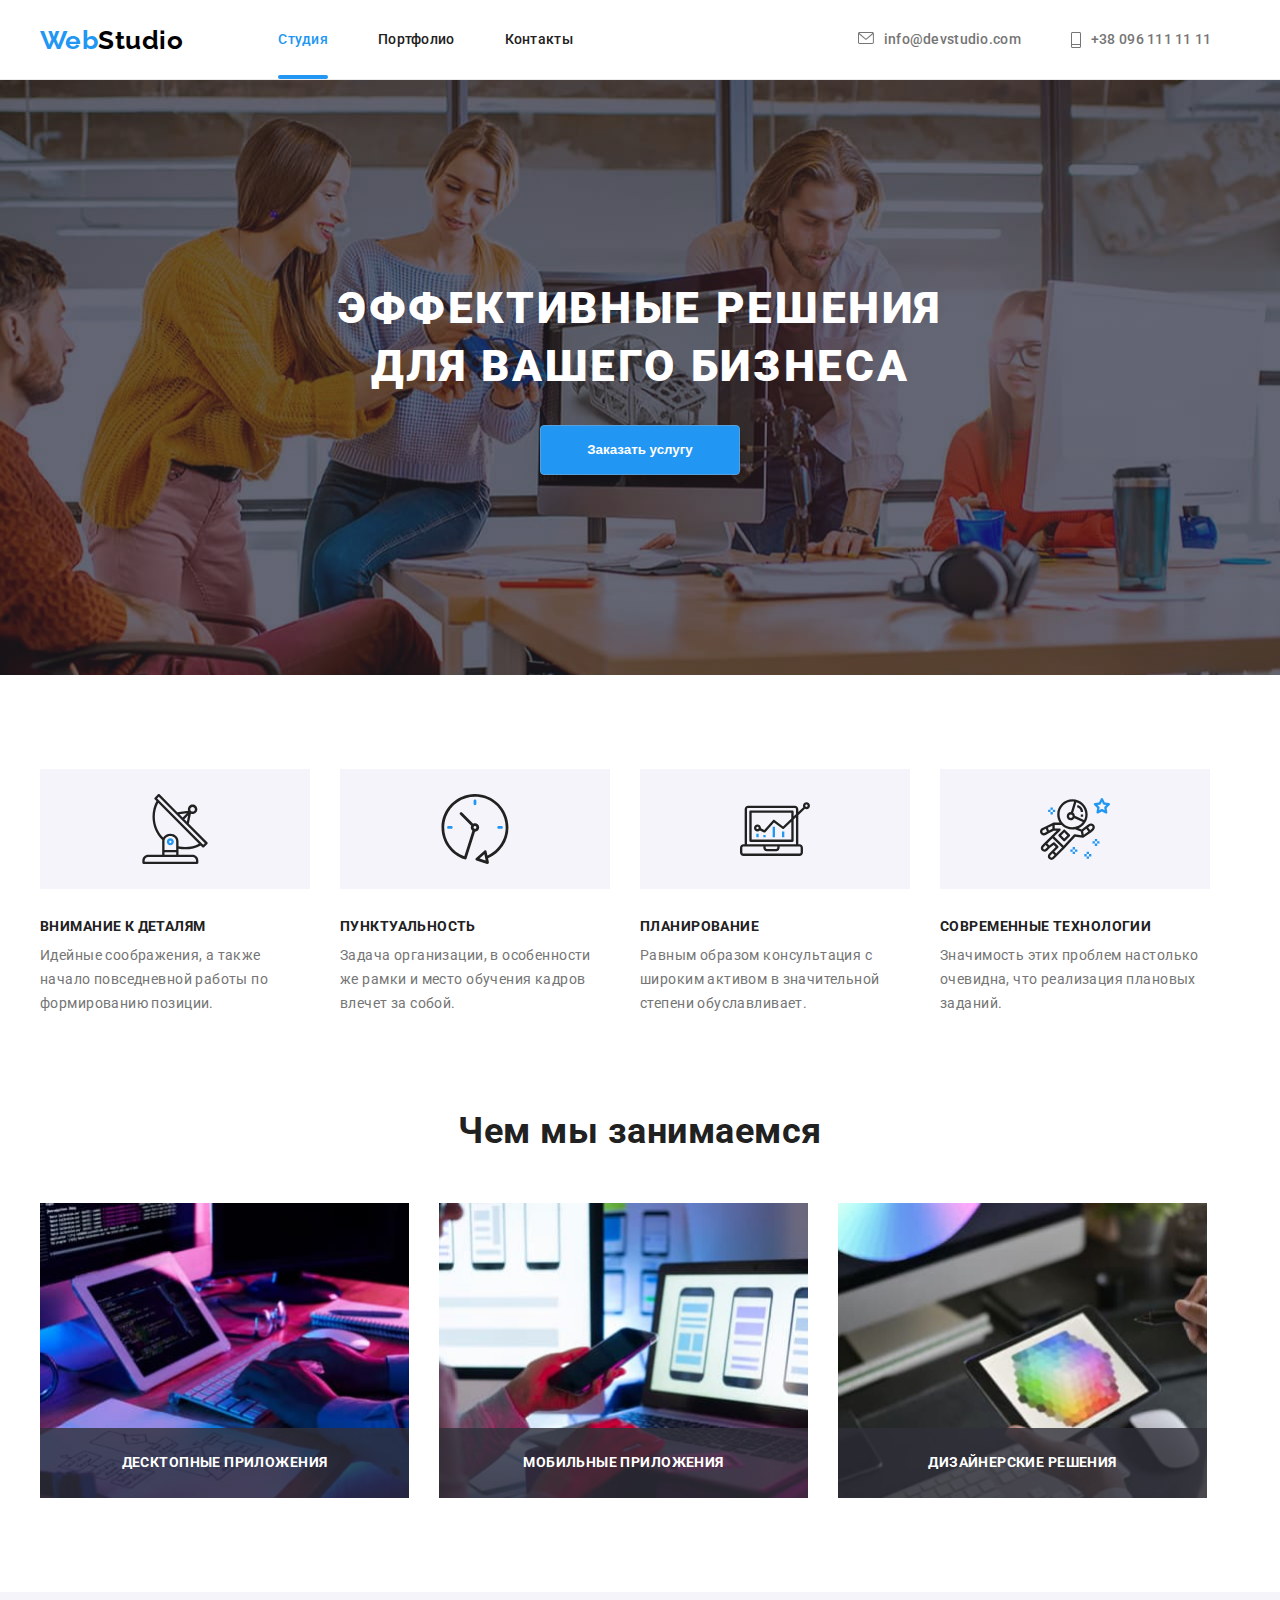
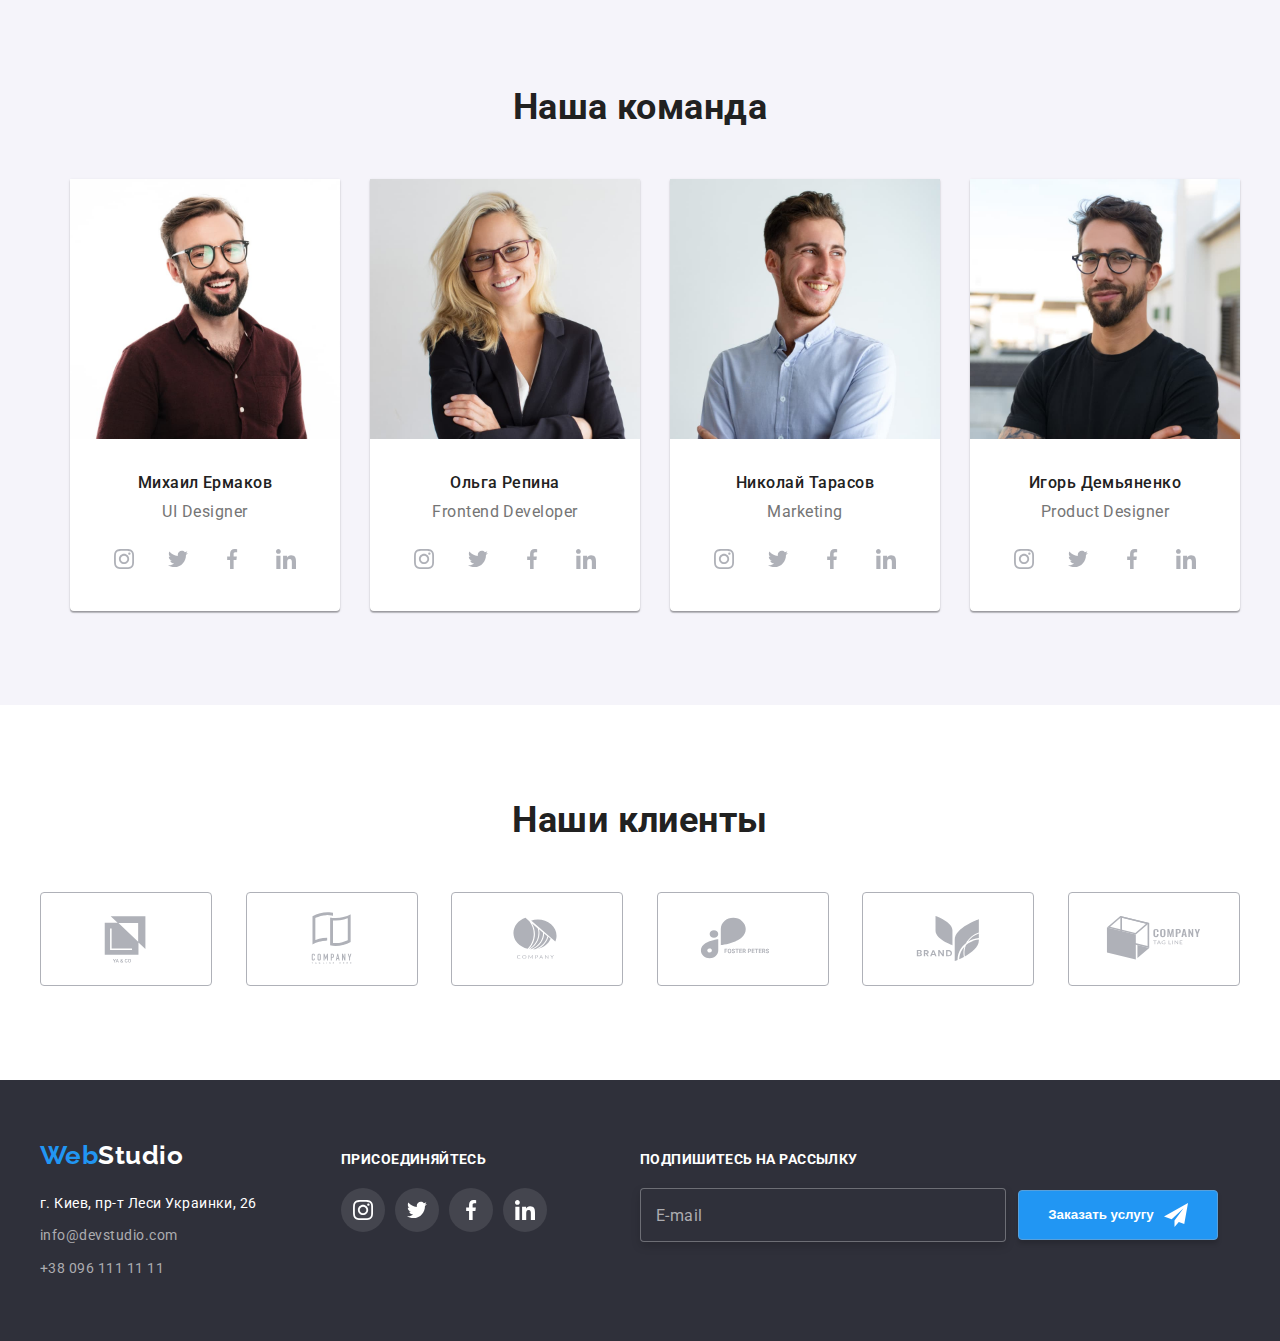
<file: index.html>
<!DOCTYPE html>
<html lang="ru">

<head>
    <meta charset="UTF-8">
    <meta http-equiv="X-UA-Compatible" content="IE=edge">
    <meta name="viewport" content="width=device-width, initial-scale=1.0">
    <title>Главная</title>

    <link rel="stylesheet" href="https://cdnjs.cloudflare.com/ajax/libs/modern-normalize/1.1.0/modern-normalize.min.css"
        integrity="sha512-wpPYUAdjBVSE4KJnH1VR1HeZfpl1ub8YT/NKx4PuQ5NmX2tKuGu6U/JRp5y+Y8XG2tV+wKQpNHVUX03MfMFn9Q=="
        crossorigin="anonymous" referrerpolicy="no-referrer" />

    <link
        href="https://fonts.googleapis.com/css2?family=Raleway:wght@700&family=Roboto:wght@400;500;700;900&display=swap"
        rel="stylesheet">
    <link rel="stylesheet" href="css/style.css">
</head>

<body>
    <header>
        <div class="container header-container">
            <a href="#" class="logo">Web<span class="top-logo">Studio</span></a>

            <nav>
                <ul class="navigation">
                    <li class="navigation-item active">
                        <a href="#" class="navigation-item-content active">
                            Студия</a>
                    </li>

                    <li class="navigation-item">
                        <a href="./portfolio.html" class="navigation-item-content">
                            Портфолио</a>
                    </li>


                    <li class="navigation-item">
                        <a href="#" class="navigation-item-content">
                            Контакты</a>
                    </li>
                </ul>
            </nav>

            <ul class="contacts">
                <li class="contacts-item">
                    <a href="mailto:info@devstudio.com" class="contacts-item-content">
                        <svg class="contacts-icon" width="16" height="12">
                            <use href="./images/sprite.svg#icon-mail"></use>
                        </svg>
                        info@devstudio.com
                    </a>
                </li>

                <li class="contacts-item">
                    <a href="tel:+380961111111" class="contacts-item-content">
                        <svg class="contacts-icon" width="10" height="16">
                            <use href="./images/sprite.svg#icon-phone"></use>
                        </svg>
                        +38 096 111 11 11
                    </a>
                </li>
            </ul>
        </div>
    </header>


    <section class="section hero">
        <div class="container">
            <h1>Эффективные решения<br> для вашего бизнеса</h1>
            <button data-modal-open class="btn" type="button">Заказать услугу</button>
            <div data-modal class="backdrop is-hidden">
                <div class="modal-window">
                    <button data-modal-close type="button" class="close-btn">
                        <svg class="close-icon" width="11" height="11">
                            <use href="./images/sprite.svg#icon-vector"></use>
                        </svg>
                    </button>

                    <p class="form-tittle">Оставьте свои данные, мы вам перезвоним</p>

                    <form name="modal-window-form" class="user-contacts-form" autocomplete="on" novalidate>
                        <ul class="form-list">
                            <li class="user-contacts-element">
                                <label for="user_name" class="user-label">Имя</label>
                                <input type="text" name="name" id="user_name" class="user-input"/>
                                <svg class="user-contacts-icon" width="18" height="18">
                                    <use href="./images/sprite.svg#icon-person-black"></use>
                                </svg>
                            </li>

                            <li class="user-contacts-element">
                                <label for="user_tel" class="user-label">Телефон</label>
                                <input type="tel" name="user_tel" id="user_tel" class="user-input"/>
                                <svg class="user-contacts-icon" width="18" height="18">
                                    <use href="./images/sprite.svg#icon-tel"></use>
                                </svg>
                            </li>

                            <li class="user-contacts-element">
                                <label for="user_email" class="user-label">Почта</label>
                                <input type="email" name="user_email" id="user_email" class="user-input"/>
                                <svg class="user-contacts-icon" width="18" height="18">
                                    <use href="./images/sprite.svg#icon-email-black"></use>
                                </svg>
                            </li>

                            <li class="user-contacts-element" style="height: 138px">
                                <label for="coment" class="user-label">Комментарий</label>
                                <textarea name="coment" id="coment" class="user-coment" placeholder="Введите текст"></textarea>    
                           
                            </li>
                        </ul>

                        <div class="chekbox-wrapper">
                            <label class="checkbox-label">
                                <input class="checkbox" type="checkbox" name="agree" value="license"/>
                                <span class="checkbox-icon"></span>
                            </label>
                            
                            <span class="checkbox-txt">
                                Соглашаюсь с рассылкой и принимаю 
                            </span>
                            <div class="checkbox-link-wrapper">
                                <a class="checkbox-link" href="#">Условия договора</a>
                            </div>
                            
                        </div>

                        <button type="submit" class="btn">Отправить</button>
                    </form>

                    
                </div>
            </div>
        </div>
    </section>

    <section class="section section_modify">
        <div class="container">
            <ul class="skills">
                <li class="skills-item">
                    <div class="icon-place">
                        <svg class="busines-icon" width="70" height="70">
                            <use href="./images/sprite.svg#icon-locator"></use>
                        </svg>
                    </div>
                    <h3>Внимание к деталям</h3>
                    <p class="skills-item-message">
                        Идейные соображения, а также начало повседневной работы по формированию позиции.
                    </p>
                </li>
                <li class="skills-item">
                    <div class="icon-place">
                        <svg class="busines-icon" width="70" height="70">
                            <use href="./images/sprite.svg#icon-clock"></use>
                        </svg>
                    </div>
                    <h3>Пунктуальность</h3>
                    <p class="skills-item-message">
                        Задача организации, в особенности же рамки и место обучения кадров влечет за собой.
                    </p>
                </li>
                <li class="skills-item">
                    <div class="icon-place">
                        <svg class="busines-icon" width="70" height="70">
                            <use href="./images/sprite.svg#icon-pc"></use>
                        </svg>
                    </div>
                    <h3>Планирование</h3>
                    <p class="skills-item-message">
                        Равным образом консультация с широким активом в значительной степени обуславливает.
                    </p>
                </li>
                <li class="skills-item">
                    <div class="icon-place">
                        <svg class="busines-icon" width="70" height="70">
                            <use href="./images/sprite.svg#icon-astronaut"></use>
                        </svg>
                    </div>
                    <h3>Современные технологии</h3>
                    <p class="skills-item-message">
                        Значимость этих проблем настолько очевидна, что реализация плановых заданий.
                    </p>
                </li>
            </ul>
        </div>
    </section>

    <section class="section section_busines">
        <div class="container">

            <h2>Чем мы занимаемся</h2>
            <ul class="busines">
                <li class="busines-item">

                    <img src="./images/box-1.jpg" alt="руки_на_клавиатуре" class="img-busines-portfolio">
                    <div class="busines-item-tittle">
                        <h3>Десктопные приложения</h3>
                    </div>
                </li>
                <li class="busines-item">
                    <img src="./images/box-2.jpg" alt="руки_держат_пульт" class="img-busines-portfolio">
                    <div class="busines-item-tittle">
                        <h3>Мобильные приложения</h3>
                    </div>
                </li>
                <li class="busines-item">
                    <img src="./images/box-3.jpg" alt="руки_держат_планшет_с_палитрой" class="img-busines-portfolio">
                    <div class="busines-item-tittle">
                        <h3>Дизайнерские решения</h3>
                    </div>
                </li>
            </ul>

        </div>
    </section>

    <section class="section" style="background: #F5F4FA;">
        <div class="container">
            <h2>Наша команда</h2>
            <ul class="team">
                <li class="team-item">
                    <img src="./images/img.jpg" alt="мужчина_в_очках_дизайнер" class="photo">
                    <div class="team-item-text">
                        <p class="name">Игорь Демьяненко</p>
                        <p class="position">Product Designer</p>
                        <ul class="team-social-links">
                            <li class="social-links-item">
                                <a href="instagram.com" class="social-link">
                                    <svg class="team-icon" width="20" height="20">
                                        <use href="./images/sprite.svg#icon-instagram"></use>
                                    </svg>
                                </a>
                            </li>
                            <li class="social-links-item">
                                <a href="twitter.com" class="social-link">
                                    <svg class="team-icon" width="20" height="20">
                                        <use href="./images/sprite.svg#icon-twitter"></use>
                                    </svg>
                                </a>
                            </li>
                            <li class="social-links-item">
                                <a href="facebook.com" class="social-link">
                                    <svg class="team-icon" width="20" height="20">
                                        <use href="./images/sprite.svg#icon-facebook"></use>
                                    </svg>
                                </a>
                            </li>
                            <li class="social-links-item">
                                <a href="linkedin.com" class="social-link">
                                    <svg class="team-icon" width="20" height="20">
                                        <use href="./images/sprite.svg#icon-linkedin"></use>
                                    </svg>
                                </a>
                            </li>
                        </ul>
                    </div>
                </li>
                <li class="team-item">
                    <img src="./images/img-2.jpg" alt="мужчина_фронтэнд_разработчик" class="photo">
                    <div class="team-item-text">
                        <p class="name">Николай Тарасов</p>
                        <p class="position">Marketing</p>
                        <ul class="team-social-links">
                            <li class="social-links-item">
                                <a href="instagram.com" class="social-link">
                                    <svg class="team-icon" width="20" height="20">
                                        <use href="./images/sprite.svg#icon-instagram"></use>
                                    </svg>
                                </a>
                            </li>
                            <li class="social-links-item">
                                <a href="twitter.com" class="social-link">
                                    <svg class="team-icon" width="20" height="20">
                                        <use href="./images/sprite.svg#icon-twitter"></use>
                                    </svg>
                                </a>
                            </li>
                            <li class="social-links-item">
                                <a href="facebook.com" class="social-link">
                                    <svg class="team-icon" width="20" height="20">
                                        <use href="./images/sprite.svg#icon-facebook"></use>
                                    </svg>
                                </a>
                            </li>
                            <li class="social-links-item">
                                <a href="linkedin.com" class="social-link">
                                    <svg class="team-icon" width="20" height="20">
                                        <use href="./images/sprite.svg#icon-linkedin"></use>
                                    </svg>
                                </a>
                            </li>
                        </ul>
                    </div>
                </li>

                <li class="team-item">
                    <img src="./images/img-1.jpg" alt="женщина_в_очках_маркетолог" class="photo">
                    <div class="team-item-text">
                        <p class="name">Ольга Репина</p>
                        <p class="position">Frontend Developer</p>
                        <ul class="team-social-links">
                            <li class="social-links-item">
                                <a href="instagram.com" class="social-link">
                                    <svg class="team-icon" width="20" height="20">
                                        <use href="./images/sprite.svg#icon-instagram"></use>
                                    </svg>
                                </a>
                            </li>
                            <li class="social-links-item">
                                <a href="twitter.com" class="social-link">
                                    <svg class="team-icon" width="20" height="20">
                                        <use href="./images/sprite.svg#icon-twitter"></use>
                                    </svg>
                                </a>
                            </li>
                            <li class="social-links-item">
                                <a href="facebook.com" class="social-link">
                                    <svg class="team-icon" width="20" height="20">
                                        <use href="./images/sprite.svg#icon-facebook"></use>
                                    </svg>
                                </a>
                            </li>
                            <li class="social-links-item">
                                <a href="linkedin.com" class="social-link">
                                    <svg class="team-icon" width="20" height="20">
                                        <use href="./images/sprite.svg#icon-linkedin"></use>
                                    </svg>
                                </a>
                            </li>
                        </ul>
                    </div>
                </li>

                <li class="team-item">
                    <img src="./images/img-3.jpg" alt="мужчина_в_очках_продактдизайнер" class="photo">
                    <div class="team-item-text">
                        <P class="name">Михаил Ермаков</P>
                        <p class="position">UI Designer</p>
                        <ul class="team-social-links">
                            <li class="social-links-item">
                                <a href="instagram.com" class="social-link">
                                    <svg class="team-icon" width="20" height="20">
                                        <use href="./images/sprite.svg#icon-instagram"></use>
                                    </svg>
                                </a>
                            </li>
                            <li class="social-links-item">
                                <a href="twitter.com" class="social-link">
                                    <svg class="team-icon" width="20" height="20">
                                        <use href="./images/sprite.svg#icon-twitter"></use>
                                    </svg>
                                </a>
                            </li>
                            <li class="social-links-item">
                                <a href="facebook.com" class="social-link">
                                    <svg class="team-icon" width="20" height="20">
                                        <use href="./images/sprite.svg#icon-facebook"></use>
                                    </svg>
                                </a>
                            </li>
                            <li class="social-links-item">
                                <a href="linkedin.com" class="social-link">
                                    <svg class="team-icon" width="20" height="20">
                                        <use href="./images/sprite.svg#icon-linkedin"></use>
                                    </svg>
                                </a>
                            </li>
                        </ul>
                    </div>
                </li>
            </ul>
        </div>
    </section>

    <section class="section">
        <div class="container">
            <h2>Наши клиенты</h2>
            <ul class="clients-list">
                <li class="clients-item">
                    <a href="#" class="clients-link">
                        <svg class="clients-icon">
                            <use href="./images/sprite.svg#icon-company"></use>
                        </svg>
                    </a>
                </li>
                <li class="clients-item">
                    <a href="#" class="clients-link">
                        <svg class="clients-icon">
                            <use href="./images/sprite.svg#icon-company1"></use>
                        </svg>
                    </a>
                </li>
                <li class="clients-item">
                    <a href="#" class="clients-link">
                        <svg class="clients-icon">
                            <use href="./images/sprite.svg#icon-company2"></use>
                        </svg>
                    </a>
                </li>
                <li class="clients-item">
                    <a href="#" class="clients-link">
                        <svg class="clients-icon">
                            <use href="./images/sprite.svg#icon-company3"></use>
                        </svg>
                    </a>
                </li>
                <li class="clients-item">
                    <a href="#" class="clients-link">
                        <svg class="clients-icon">
                            <use href="./images/sprite.svg#icon-company4"></use>
                        </svg>
                    </a>
                </li>
                <li class="clients-item">
                    <a href="#" class="clients-link">
                        <svg class="clients-icon">
                            <use href="./images/sprite.svg#icon-company5"></use>
                        </svg>
                    </a>
                </li>
            </ul>


        </div>
    </section>

    <footer>
        <div class="container foot-cont">
            <div class="contacts-wrapper">
                <a href="#" class="logo bottom-logo">Web<span class="bottom-logo-color">Studio</span></a>
                <address>
                    <ul class="contacts-list">
                        <li class="contact-color">г. Киев, пр-т Леси Украинки, 26</li>
                        <li><a href="mailto:info@devstudio.com">info@devstudio.com</a></li>
                        <li><a href="tel:+380961111111">+38 096 111 11 11</a></li>
                    </ul>
                </address>
            </div>

            <div class="contacts-social-links">
                <h3 class="connect">присоединяйтесь</h3>
                <ul class="team-social-links">
                    <li class="social-links-item">
                        <a href="instagram.com" class="social-link social-link-footer">
                            <svg class="team-icon" width="20" height="20">
                                <use href="./images/sprite.svg#icon-instagram"></use>
                            </svg>
                        </a>
                    </li>
                    <li class="social-links-item">
                        <a href="twitter.com" class="social-link social-link-footer">
                            <svg class="team-icon" width="20" height="20">
                                <use href="./images/sprite.svg#icon-twitter"></use>
                            </svg>
                        </a>
                    </li>
                    <li class="social-links-item">
                        <a href="facebook.com" class="social-link social-link-footer">
                            <svg class="team-icon" width="20" height="20">
                                <use href="./images/sprite.svg#icon-facebook"></use>
                            </svg>
                        </a>
                    </li>
                    <li class="social-links-item">
                        <a href="linkedin.com" class="social-link social-link-footer">
                            <svg class="team-icon" width="20" height="20">
                                <use href="./images/sprite.svg#icon-linkedin"></use>
                            </svg>
                        </a>
                    </li>
                </ul>
            </div>

            <div class="subscribe">
                <h3 class="connect">Подпишитесь на рассылку</h3>

                <form name="subscribe-form2-2" class="subscribe-form" autocomplete="on" novalidate>
                    
                    
                    <div class="subscribe-elements">
                        <input type="email" name="email" id="user_email" class="form-input" placeholder=" "/>
                        <label for="user_email" class="form-label">E-mail</label>
                    </div>
                    
                    <button class="btn subscribe-btn" type="submit">
                        Заказать услугу
                        <svg class="subscribe-icon" width="24" height="24">
                            <use href="./images/sprite.svg#icon-telegram"></use>
                        </svg>
                    </button>
            </div>

        </div>
    </footer>
    <script src="./js/modal.js"></script>
</body>

</html>
</file>
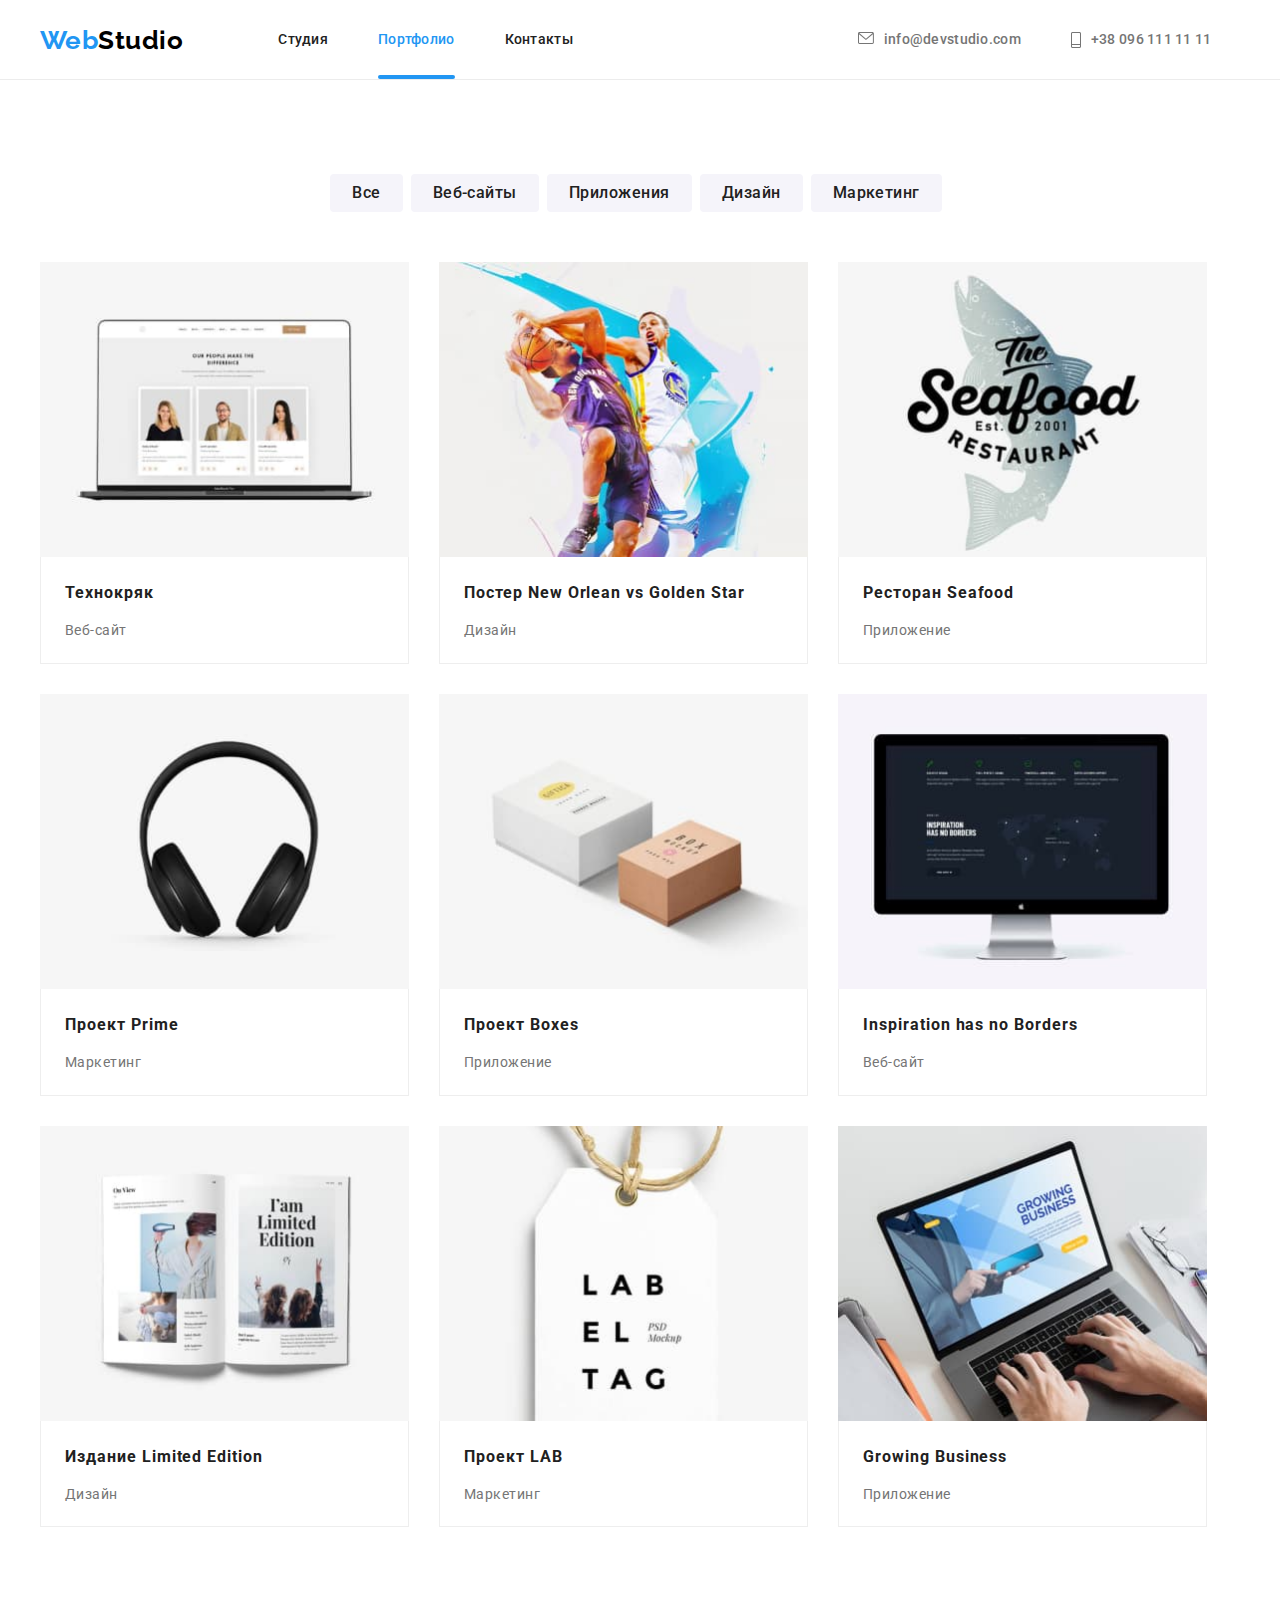
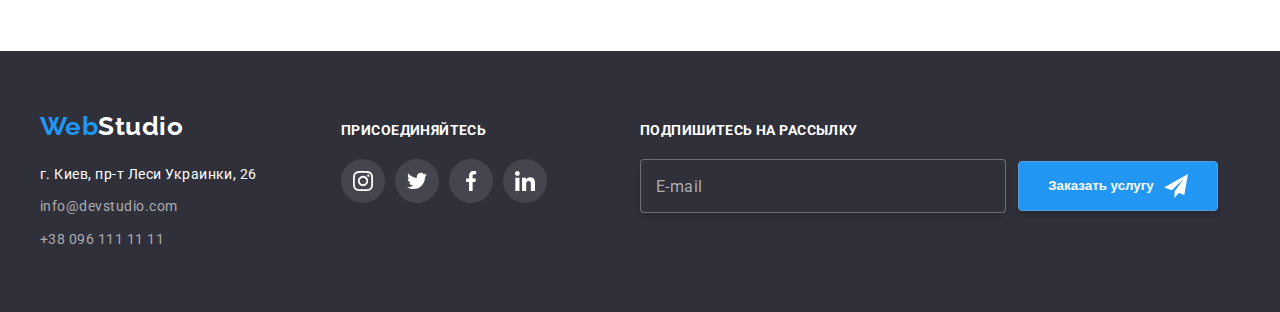
<file: portfolio.html>
<!DOCTYPE html>
<html lang="ru">

<head>
    <meta charset="UTF-8">
    <meta http-equiv="X-UA-Compatible" content="IE=edge">
    <meta name="viewport" content="width=device-width, initial-scale=1.0">
    <title>Портфолио</title>
    <link rel="stylesheet" href="https://cdnjs.cloudflare.com/ajax/libs/modern-normalize/1.1.0/modern-normalize.min.css"
        integrity="sha512-wpPYUAdjBVSE4KJnH1VR1HeZfpl1ub8YT/NKx4PuQ5NmX2tKuGu6U/JRp5y+Y8XG2tV+wKQpNHVUX03MfMFn9Q=="
        crossorigin="anonymous" referrerpolicy="no-referrer" />
    <link
        href="https://fonts.googleapis.com/css2?family=Raleway:wght@700&family=Roboto:wght@400;500;700;900&display=swap"
        rel="stylesheet">
    <link rel="stylesheet" href="css/style.css">
</head>

<body>
    <header>
        <div class="container header-container">
            <a href="#" class="logo">Web<span class="top-logo">Studio</span></a>

            <nav>
                <ul class="navigation">
                    <li class="navigation-item">
                        <a href="./index.html" class="navigation-item-content">
                            Студия</a>
                    </li>

                    <li class="navigation-item active">
                        <a href="#" class="navigation-item-content active">
                            Портфолио</a>
                    </li>


                    <li class="navigation-item">
                        <a href="#" class="navigation-item-content">
                            Контакты</a>
                    </li>
                </ul>
            </nav>

            <ul class="contacts">
                <li class="contacts-item">
                    <a href="mailto:info@devstudio.com" class="contacts-item-content">
                        <svg class="contacts-icon" width="16" height="12">
                            <use href="./images/sprite.svg#icon-mail"></use>
                        </svg>
                        info@devstudio.com
                    </a>
                </li>

                <li class="contacts-item">
                    <a href="tel:+380961111111" class="contacts-item-content">
                        <svg class="contacts-icon" width="10" height="16">
                            <use href="./images/sprite.svg#icon-phone"></use>
                        </svg>
                        +38 096 111 11 11
                    </a>
                </li>
            </ul>
        </div>
    </header>
    <section class="section">
        <div class="container">
            <!-------------------TABS------------------->
            <ul class="tabs">
                <li><button class="tab" type="button">Все</button></li>
                <li><button class="tab" type="button">Веб-сайты</button></li>
                <li><button class="tab" type="button">Приложения</button></li>
                <li><button class="tab" type="button">Дизайн</button></li>
                <li><button class="tab" type="button">Маркетинг</button></li>
            </ul>

            <!-------------------GALLERY------------------->
            <ul class="galarry">

                <li class="gallary-card">
                    <div class="gallary-card-image">
                        <img src="./images/portfolio-img8.jpg" alt="портфолио-мужчин-и-женщин"
                            class="img-busines-portfolio">
                        <div class="overlay-txt">
                            <p>
                                Технокряк это современная площадка распространения коронавируса. Компании используют эту
                                платформу для цифрового шпионажа и атак на защищённые сервера конкурентов.
                            </p>
                        </div>

                    </div>


                    <div class="photo_tittles">
                        <p class="production">Технокряк
                        <p>
                        <p class="message">Веб-сайт</p>
                    </div>
                </li>

                <li class="gallary-card">
                    <div class="gallary-card-image">
                        <img src="./images/portfolio-img9.jpg" alt="два-баскетболиста-в-прыжке"
                            class="img-busines-portfolio">
                        <div class="overlay-txt">
                            <p>
                                Технокряк это современная площадка распространения коронавируса. Компании используют эту
                                платформу для цифрового шпионажа и атак на защищённые сервера конкурентов.
                            </p>
                        </div>
                    </div>
                    <div class="photo_tittles">
                        <p class="production">Постер New Orlean vs Golden Star
                        <p>
                        <p class="message">Дизайн</p>
                    </div>
                </li>

                <li class="gallary-card">
                    <div class="gallary-card-image">
                        <img src="./images/portfolio-img7.jpg" alt="логотип-рыба" class="img-busines-portfolio">
                        <div class="overlay-txt">
                            <p>
                                Технокряк это современная площадка распространения коронавируса. Компании используют эту
                                платформу для цифрового шпионажа и атак на защищённые сервера конкурентов.
                            </p>
                        </div>
                    </div>
                    <div class="photo_tittles">
                        <p class="production">Ресторан Seafood
                        <p>
                        <p class="message">Приложение</p>
                    </div>
                </li>

                <li class="gallary-card">
                    <div class="gallary-card-image">
                        <img src="./images/portfolio-img6.jpg" alt="большие-наушники" class="img-busines-portfolio">
                        <div class="overlay-txt">
                            <p>
                                Технокряк это современная площадка распространения коронавируса. Компании используют эту
                                платформу для цифрового шпионажа и атак на защищённые сервера конкурентов.
                            </p>
                        </div>
                    </div>
                    <div class="photo_tittles">
                        <p class="production">Проект Prime</p>
                        <p class="message">Маркетинг</p>
                    </div>
                </li>

                <li class="gallary-card">
                    <div class="gallary-card-image">
                        <img src="./images/portfolio-img5.jpg" alt="две-небольшие-коробки"
                            class="img-busines-portfolio">
                        <div class="overlay-txt">
                            <p>
                                Технокряк это современная площадка распространения коронавируса. Компании используют эту
                                платформу для цифрового шпионажа и атак на защищённые сервера конкурентов.
                            </p>
                        </div>
                    </div>
                    <div class="photo_tittles">
                        <p class="production">Проект Boxes</p>
                        <p class="message">Приложение</p>
                    </div>
                </li>

                <li class="gallary-card">
                    <div class="gallary-card-image">
                        <img src="./images/portfolio-img4.jpg" alt="ПК-моноблок" class="img-busines-portfolio">
                        <div class="overlay-txt">
                            <p>
                                Технокряк это современная площадка распространения коронавируса. Компании используют эту
                                платформу для цифрового шпионажа и атак на защищённые сервера конкурентов.
                            </p>
                        </div>
                    </div>
                    <div class="photo_tittles">
                        <p class="production">Inspiration has no Borders</p>
                        <p class="message">Веб-сайт</p>
                    </div>
                </li>

                <li class="gallary-card">
                    <div class="gallary-card-image">
                        <img src="./images/portfolio-img3.jpg" alt="открытая-книга" class="img-busines-portfolio">
                        <div class="overlay-txt">
                            <p>
                                Технокряк это современная площадка распространения коронавируса. Компании используют эту
                                платформу для цифрового шпионажа и атак на защищённые сервера конкурентов.
                            </p>
                        </div>
                    </div>
                    <div class="photo_tittles">
                        <p class="production">Издание Limited Edition</p>
                        <p class="message">Дизайн</p>
                    </div>
                </li>

                <li class="gallary-card">
                    <div class="gallary-card-image">
                        <img src="./images/portfolio-img2.jpg" alt="медальен_лэйблтэг" class="img-busines-portfolio">
                        <div class="overlay-txt">
                            <p>
                                Технокряк это современная площадка распространения коронавируса. Компании используют эту
                                платформу для цифрового шпионажа и атак на защищённые сервера конкурентов.
                            </p>
                        </div>
                    </div>
                    <div class="photo_tittles">
                        <p class="production">Проект LAB</p>
                        <p class="message">Маркетинг</p>
                    </div>
                </li>

                <li class="gallary-card">
                    <div class="gallary-card-image">
                        <img src="./images/portfolio-img1.jpg" alt="руки-печатают-на-лэптопе"
                            class="img-busines-portfolio">
                        <div class="overlay-txt">
                            <p>
                                Технокряк это современная площадка распространения коронавируса. Компании используют эту
                                платформу для цифрового шпионажа и атак на защищённые сервера конкурентов.
                            </p>
                        </div>
                        <div class="overlay-txt">
                            <p>
                                Технокряк это современная площадка распространения коронавируса. Компании используют эту
                                платформу для цифрового шпионажа и атак на защищённые сервера конкурентов.
                            </p>
                        </div>
                    </div>
                    <div class="photo_tittles">
                        <p class="production">Growing Business</p>
                        <p class="message">Приложение</p>
                    </div>
                </li>

            </ul>


        </div>


    </section>

    <footer>
        <div class="container foot-cont">
            <div class="contacts-wrapper">
                <a href="#" class="logo bottom-logo">Web<span class="bottom-logo-color">Studio</span></a>
                <address>
                    <ul class="contacts-list">
                        <li class="contact-color">г. Киев, пр-т Леси Украинки, 26</li>
                        <li><a href="mailto:info@devstudio.com">info@devstudio.com</a></li>
                        <li><a href="tel:+380961111111">+38 096 111 11 11</a></li>
                    </ul>
                </address>
            </div>

            <div class="contacts-social-links">
                <h3 class="connect">присоединяйтесь</h3>
                <ul class="team-social-links">
                    <li class="social-links-item">
                        <a href="instagram.com" class="social-link social-link-footer">
                            <svg class="team-icon" width="20" height="20">
                                <use href="./images/sprite.svg#icon-instagram"></use>
                            </svg>
                        </a>
                    </li>
                    <li class="social-links-item">
                        <a href="twitter.com" class="social-link social-link-footer">
                            <svg class="team-icon" width="20" height="20">
                                <use href="./images/sprite.svg#icon-twitter"></use>
                            </svg>
                        </a>
                    </li>
                    <li class="social-links-item">
                        <a href="facebook.com" class="social-link social-link-footer">
                            <svg class="team-icon" width="20" height="20">
                                <use href="./images/sprite.svg#icon-facebook"></use>
                            </svg>
                        </a>
                    </li>
                    <li class="social-links-item">
                        <a href="linkedin.com" class="social-link social-link-footer">
                            <svg class="team-icon" width="20" height="20">
                                <use href="./images/sprite.svg#icon-linkedin"></use>
                            </svg>
                        </a>
                    </li>
                </ul>
            </div>

            <div class="subscribe">
                <h3 class="connect">Подпишитесь на рассылку</h3>

                <form name="subscribe-form2-2" class="subscribe-form" autocomplete="on" novalidate>
                    
                    
                    <div class="subscribe-elements">
                        <input type="email" name="email" id="user_email" class="form-input" placeholder=" "/>
                        <label for="user_email" class="form-label">E-mail</label>
                    </div>
                    
                    <button class="btn subscribe-btn" type="submit">
                        Заказать услугу
                        <svg class="subscribe-icon" width="24" height="24">
                            <use href="./images/sprite.svg#icon-telegram"></use>
                        </svg>
                    </button>
            </div>

        </div>
    </footer>
</body>

</html>
</file>
<file: css/style.css>
/* Specification */


body {
  margin: 0;
  padding: 0; 
  font-family: 'Roboto', sans-serif;
  font-style: normal;
  font-weight: normal;
  letter-spacing: 0.03em;
  color: #212121;
  
  }

h1,h2,h3,h4,h5,p,a,ul,li {
    margin: 0;
    padding: 0;
}
a {
    text-decoration: none;
    color: #212121;
}
ul {
    list-style: none;
    display: flex;
}

.container {
    width: 1200px;
    margin: 0  auto;
    padding-right: 15px;
    padding-left: 15px;
}

.section {
    padding: 94px 0;
}   

/* [1] Content Главная */

/* [1.1] HEADER     */
header {
    border-bottom: 1px solid #ECECEC;    
}

.header-container {
    display: flex;
    padding-bottom: 0;
}

.logo {
    font-family: 'Raleway';
    font-weight: bold;
    font-size: 26px;
    line-height: 1.2; 
    color: #2196F3;
    margin-right: 95px;
    margin-top: 25px;
}

.top-logo {
   color: black; 
}


/* [1.2] Navigation and Contacts */

.navigation {   
    margin: 32px 285px auto auto;
    
} 
.contacts {
    margin-top: 32px;;
}
.contacts-icon {
    margin-right: 10px;
    fill: #757575;
    transition: fill 250ms cubic-bezier(0.4, 0, 0.2, 1);
}


.navigation-item-content,
.contacts-item-content {
    display: flex;
    font-weight: 500;
    font-size: 14px;
    line-height: 1.1;
    letter-spacing: 0.02em;
    transition: color 250ms cubic-bezier(0.4, 0, 0.2, 1);
}
.navigation-item:not(:last-child),
.contacts-item:not(:last-child) {
    margin-right: 50px;
}

.navigation-item-content:hover, 
.contacts-item-content:hover,
.contacts-item-content:hover .contacts-icon {
    color: #2196F3;
    fill: #2196F3;
}


.contacts-item-content {
    color:#757575;
}
.navigation-item-content:focus, 
.contacts-item-content:focus,
.contacts-item-content:focus .contacts-icon {
    color: #2196F3;
    fill: #2196F3;
}


.navigation-item.active::after {
    display: block;
    content: '';
    
    height: 4px;
    width: 100%;
    background-color: #2196F3;
    margin-top: 28px;   
    border-radius: 2px; 
} 
.navigation-item-content.active {
    color: #2196F3;
}
 /*  [1.3] Hero Section */

.hero {
    
    background: linear-gradient(rgba(47, 48, 58, 0.4), rgba(47, 48, 58, 0.4)), url(.././images/hero-background.jpg) no-repeat top;
    padding: 200px 0;
   
}
h1 {
     margin: 0 auto auto auto ;
     font-weight: 900;
     font-size: 44px;
     line-height: 1.3;
     text-align: center;
     letter-spacing: 0.06em;
     text-transform: uppercase;
     color: #FFFFFF;
     
}

.btn {
    display: block;
    width: 200px;
    height: 50px;
    color: white;
    font-weight: bold;
    background-color: #2196F3;
    box-shadow: 0px 4px 4px rgba(0, 0, 0, 0.15);
    border-radius: 4px;
    margin: 0 auto;
    margin-top: 30px;
    border: 1px solid;
    border-color: #59a0da;
    transition: background-color 250ms cubic-bezier(0.4, 0, 0.2, 1),
                border-color 250ms cubic-bezier(0.4, 0, 0.2, 1);
}
.btn:hover {
    border-color:#fff;
   
    cursor: pointer;
}
.btn:active {
    border:2px solid rgb(255, 255, 255);
    color:#000;
    background: #59a0da;
    font-weight: bolder;
}

.backdrop {
    position: fixed;
    background: rgba(47, 48, 58, 0.5);
    width: 100%;
    height: 100%;
    top: 0;
    left: 0;
    transition: opacity 250ms cubic-bezier(0.4, 0, 0.2, 1);
    z-index: 1;
 
}
.backdrop.is-hidden {
     opacity: 0;
     pointer-events: none;
}

  
.modal-window {
    width: 528px;
    height: 581px;
    background: #FFFFFF;
    box-shadow: 0px 1px 3px rgba(0, 0, 0, 0.12), 
                0px 1px 1px rgba(0, 0, 0, 0.14), 
                0px 2px 1px rgba(0, 0, 0, 0.2);
    border-radius: 4px;
    
    
    padding: 40px 0;
    position: absolute;
    top: 221px;
    left: calc(50% - 264px);
    transform-origin:center;
    transform: scale(1);
    transition: transform 250ms cubic-bezier(0.4, 0, 0.2, 1);
} 

.form-list {
    display: block;  
    
  }
  
.backdrop.is-hidden .modal-window {
    transform: scale(0.5);
}

.close-btn {
    width: 30px;
    height: 30px;
    background: #FFFFFF;
    border: 1px solid rgba(0, 0, 0, 0.1);
    border-radius: 50%;
    position: absolute;
    left: 100%;
    top: 8px;
    transform: translateX(calc(-100% - 8px));
}
.close-icon {
    transition: fill 250ms cubic-bezier(0.4, 0, 0.2, 1);
}
.close-btn:hover .close-icon {
    fill: #2196F3;
}

.form-tittle {
    font-weight: bold;
    font-size: 20px;
    line-height: 1.1;
    text-align: center;
}
.user-contacts-form {
    width: 450px; 
    margin: 12px auto 0 auto;
}
.user-contacts-element {
    display: flex;
    flex-direction: column;
    position: relative;
}
.user-coment::placeholder {
    font-size: 14px;
    letter-spacing: 0.01em;
    color: rgba(117, 117, 117, 0.5);
}

.user-contacts-element:not(:first-child) {
    margin-top: 10px;
}
.user-label {
    font-size: 12px;
    line-height: 14px;
    letter-spacing: 0.01em;
    color: #757575;
}
.user-input {
    border: 1px solid ;
    border-color: rgba(33, 33, 33, 0.2);
    border-radius: 4px;
    margin-top: 4px;
    height: 40px;
    transition: border-color 250ms cubic-bezier(0.4, 0, 0.2, 1);
    padding-left: 42px;
    
}
.user-coment {    
    width: 100%;    
    height: 100%;
    border: 1px solid ;
    border-color: rgba(33, 33, 33, 0.2);
    border-radius: 4px;
    margin-top: 4px;
    resize: none;
    transition: border-color 250ms cubic-bezier(0.4, 0, 0.2, 1);

}
.user-contacts-icon {
    position: absolute;
    left: 12px;
    top: 50%;
    transition: fill 250ms cubic-bezier(0.4, 0, 0.2, 1);
}

.user-input:hover, .user-input:focus, 
 .user-coment:hover, .user-coment:focus {
    cursor: pointer;
    border-color: #2196F3;
    outline: none;
}
.user-input:hover + .user-contacts-icon,
.user-input:focus + .user-contacts-icon  {
    fill: #2196F3;
}

.chekbox-wrapper {
    display: flex;
    margin-top: 20px;
    justify-content: center;
    align-items: center; 
   
}

.checkbox-icon {
    display: block;
    width: 16px;
    height: 15px;
    border: 2px solid #212121;
    border-radius: 2px;
    background: #fff;
    transition: border-color 250ms cubic-bezier(0.4, 0, 0.2, 1);
}
.checkbox-icon:hover {
    border-color: #2196F3;
} 
.checkbox-link {
    color: #2196F3;
       
}

.checkbox {
    appearance: none;
    position: absolute;

} 


.checkbox:checked + .checkbox-icon {
    border-color: #2196F3;
    background-image: url(.././images/agree-vector.svg);
    background-color: #2196F3;
    background-repeat: no-repeat;
    background-size: contain;
    background-origin: border-box;
 
} 



.checkbox-txt {
    font-size: 14px;
    line-height: 1.7;
    color: #757575;
    margin-left: 9px;
}

.checkbox-link-wrapper {
    position: relative;
    margin-left: 3px;
}
.checkbox-link-wrapper::after {
    content: '';
    width: 100%;
    height: 1px;
    background-color: #2196F3;
    position: absolute;
    top: 100%;
    left: 0;
    transform: translateY(-3px);
} 




    /*  [1.4]  Section Skills      */

.skills-item:not(:last-child) {
    margin-right: 30px;
} 
.icon-place {
    height: 120px;
    background: #F5F4FA; 
    display: flex;
    justify-content: center;
    align-items: center;
}
h3 {
    margin-top: 30px;
    font-weight: bold;
    font-size: 14px;
    line-height: 1.1;
    letter-spacing: 0.03em;
    text-transform: uppercase;
}

.skills-item-message {
    font-size: 14px;
    line-height: 1.7;
    letter-spacing: 0.03em;
    color: #757575;
    width: 270px;
    margin-top: 10px;
}



/* [1.5]  Section Busines  */
.section_busines {
    padding-top: 0px;
}

h2 { 
    font-weight: bold;
    font-size: 36px;
    line-height: 1.2;
    text-align: center;
    margin-bottom: 50px;

}
.busines {
    margin-top: 50px;
}
.busines-item {
    position: relative;
}
.busines-item:not(:last-child) {
    margin-right: 30px;
} 

.busines-item-tittle h3 {
    margin-top: 0;
}
.busines-item-tittle {
    color: #fff;
    background-color: rgba(47, 48, 58, 0.8);
    display: flex;
    justify-content: center;
    align-items: center;
    height: 70px;
    width: 100%;
    position: absolute;
    left: 0;
    bottom: 0;
}


/*       [1.6]  Section Team      */

.team {
    flex-direction: row-reverse;
    fill: #AFB1B8;
}

.team-item {
    background: #fff; 
    box-shadow: 0px 1px 3px rgba(0, 0, 0, 0.12), 0px 1px 1px rgba(0, 0, 0, 0.14), 0px 2px 1px rgba(0, 0, 0, 0.2);
    border-radius: 0px 0px 4px 4px;

}
.team-item:not(:first-child) {
    margin-right: 30px;
}

.photo {
    width: 270px;
    height: 260px;
    
}

.team-item-text {
    padding: 30px 0;
}

.name {
    font-weight: 500;
    font-size: 16px;
    line-height: 1.2;
    text-align: center;
    margin-bottom: 10px;
}

.position {
    font-size: 16px;
    line-height: 1.2;
    text-align: center;
    color: #757575;
    margin-bottom: 16px;
    
} 
.team-social-links {
    display: flex;
    justify-content: center;
}
.social-links-item:not(:last-child) {
    margin-right: 10px;
}
.social-link {
    width: 44px;
    height: 44px;
    background-color: auto;
    display: flex;
    align-items: center;
    justify-content: center;
    border-radius: 22px;
    transition: background-color 250ms cubic-bezier(0.4, 0, 0.2, 1);
}
.team-icon {
    fill: auto;
    transition: fill 250ms cubic-bezier(0.4, 0, 0.2, 1);
    
}
.social-link:hover,
.social-link:focus {
    background-color: #2196F3;
}
     

.social-link:hover .team-icon,
.social-link:focus .team-icon {
    fill: #fff;
  
}



/*       [1.7] Section Companys Logo */

.clients-list {
    justify-content: space-between;
}


.clients-link {
    border: 1px solid ;
    border-color: #AFB1B8;
    border-radius: 4px;  
    fill: #AFB1B8;
    background-color: #FFFFFF;
    display: flex;
    justify-content: center;
    align-items: center;
    padding: 16px 32px;
    transition: border-color 250ms cubic-bezier(0.4, 0, 0.2, 1);
}
.clients-icon {
    width: 106px;
    height: 60px;
    fill: auto;
    transition: fill 250ms cubic-bezier(0.4, 0, 0.2, 1);
}
.clients-link:hover,
.clients-link:focus {
    
    border-color: #2196F3;
}


.clients-link:hover .clients-icon,
.clients-link:focus .clients-icon {
    fill: #2196F3;
    
}




/*       [1.8]  FOOTER          */


footer {
    background: #2F303A;
    padding: 60px 0;
}
.foot-cont {
    display: flex;
    /* justify-content: space-between; */
}
.bottom-logo { 
    margin-right: 0;
}
.bottom-logo-color, .contact-color {
    color: #fff;
}
.contacts-wrapper {
    width: 231px;
    margin-right: 70px;

}
address {
    margin-top: 20px;
}
.contacts-list {
    display: block;
    font-size: 14px;
    line-height: 1.7;
    font-style: normal;
    
}
.contacts-list a {
    color: #ACACB0;
}
.contacts-list li:not(:first-child) {

    margin-top: 9px;
}

.contacts-social-links {
    margin-right: 93px; 
    padding-top: 12px;
    color: #FFFFFF;
    fill: #FFFFFF;
}

.connect {
     margin: 0 auto 20px auto;
}
.social-link-footer {
   
    background: rgba(255, 255, 255, 0.1);
}
/*    [1.9] subscribe       */

.subscribe {
    color: #fff;
    fill: #FFFFFF;
    padding-top: 12px;
}
.subscribe-form {
    display: flex;
    align-items: center;
}
.subscribe-elements {
    position: relative;
}

.form-input {
    width: 360px;
    height: 50px;
    border: 1px solid rgba(255, 255, 255, 0.3);
    filter: drop-shadow(0px 4px 4px rgba(0, 0, 0, 0.15));
    border-radius: 4px;
    margin-right: 12px;
    background-color: #2F303A;
    color: #fff;
    
}

 /* .form-input:placeholder-shown {
background-color: rgb(196, 153, 153);
}  */


.form-label {
    position: absolute;
    left: 16px;
    top: 50%;
    color: #ACACB0;
    transform: translateY(-50%);
    opacity: 1;
    transition: opacity 250ms cubic-bezier(0.4, 0, 0.2, 1);

}
.form-input:focus + .form-label,
.form-input:not(:placeholder-shown) + .form-label {
    opacity: 0;
    
}
.subscribe-btn {
    display: flex;
    justify-content: center;
    align-items: center;
    margin-top: 0;
    
}
.subscribe-icon {
    margin-left: 10px;
}



/*    [2] Portfolio       */



/*    [2.1] TABS */

.tabs {
    justify-content: center;
    
}
.tab {
    font-family: 'Roboto', sans-serif;
    font-weight: 500;
    font-size: 16px;
    line-height: 1.6;
    letter-spacing: 0.03em;
    color: #212121;
    text-align: center;
    margin-right: 8px;
    padding: 6px 22px;
    background-color: #F5F4FA;
    border-radius: 4px;
    border: none;
    transition: background-color 250ms cubic-bezier(0.4, 0, 0.2, 1),
                box-shadow 250ms cubic-bezier(0.4, 0, 0.2, 1),
                color 250ms cubic-bezier(0.4, 0, 0.2, 1);
    
}
.tab:hover,.tab:focus {
    background: #2196F3;
    box-shadow: 0px 3px 1px rgba(0, 0, 0, 0.1), 0px 1px 2px rgba(0, 0, 0, 0.08), 0px 2px 2px rgba(0, 0, 0, 0.12);
    color: #fff;
    cursor: pointer;
}
/* .tab:focus {
    background: #2196F3;
    box-shadow: 0px 3px 1px rgba(0, 0, 0, 0.1), 0px 1px 2px rgba(0, 0, 0, 0.08), 0px 2px 2px rgba(0, 0, 0, 0.12);
    color: #fff;
} */



/*           [2.2] GALARRY            */

.galarry {
    flex-flow: row wrap;
    margin-top: 50px;
}

.gallary-card {
    margin-right: 30px;
    margin-bottom: 30px;
 }

.gallary-card-image {
    position: relative;
    overflow: hidden;
}
   
.gallary-card-image::before {
    content: '';
    display: inline-block;
    position: absolute;
    width: 100%;
    height: 100%;
    background-color: rgba(33, 150, 243, 0.9);
    top: 100%;
    transition: transform 250ms cubic-bezier(0.4, 0, 0.2, 1);

}

.gallary-card:hover .gallary-card-image::before,
.gallary-card:hover .overlay-txt {
    transform: translateY(-100%);
}

.overlay-txt {
    content: '';
    display: flex;
    position: absolute;
    width: 100%;
    height: 100%;
    top: 100%;
    transition: transform 250ms cubic-bezier(0.4, 0, 0.2, 1);
    font-size: 18px;
    line-height: 1.5;
    color: #fff;
    justify-content: center;
    align-items: center;
    padding-left: 24px;
    padding-right: 24px;
    

}



.img-busines-portfolio {
    display: flex;
    width: 369px;
    height: 295px;
}

.gallary-card:nth-child(3n + 3) {
    
    margin-right: 0;
}
.gallary-card:hover {
    box-shadow: 0px 1px 1px rgba(0, 0, 0, 0.12), 0px 4px 4px rgba(0, 0, 0, 0.06), 1px 4px 6px rgba(0, 0, 0, 0.16);
}

.photo_tittles {
    padding: 20px 24px;  
    border-bottom: 1px solid #EEE;
    border-right: 1px solid #EEE;
    border-left: 1px solid #EEE;
    
}

.production {
    
    font-weight: bold;
    line-height: 2;
    letter-spacing: 0.06em;
}

.message {
    font-size: 14px;
    line-height: 1.7;
    color: #757575;
    margin-top: 10px; 
}
</file>
